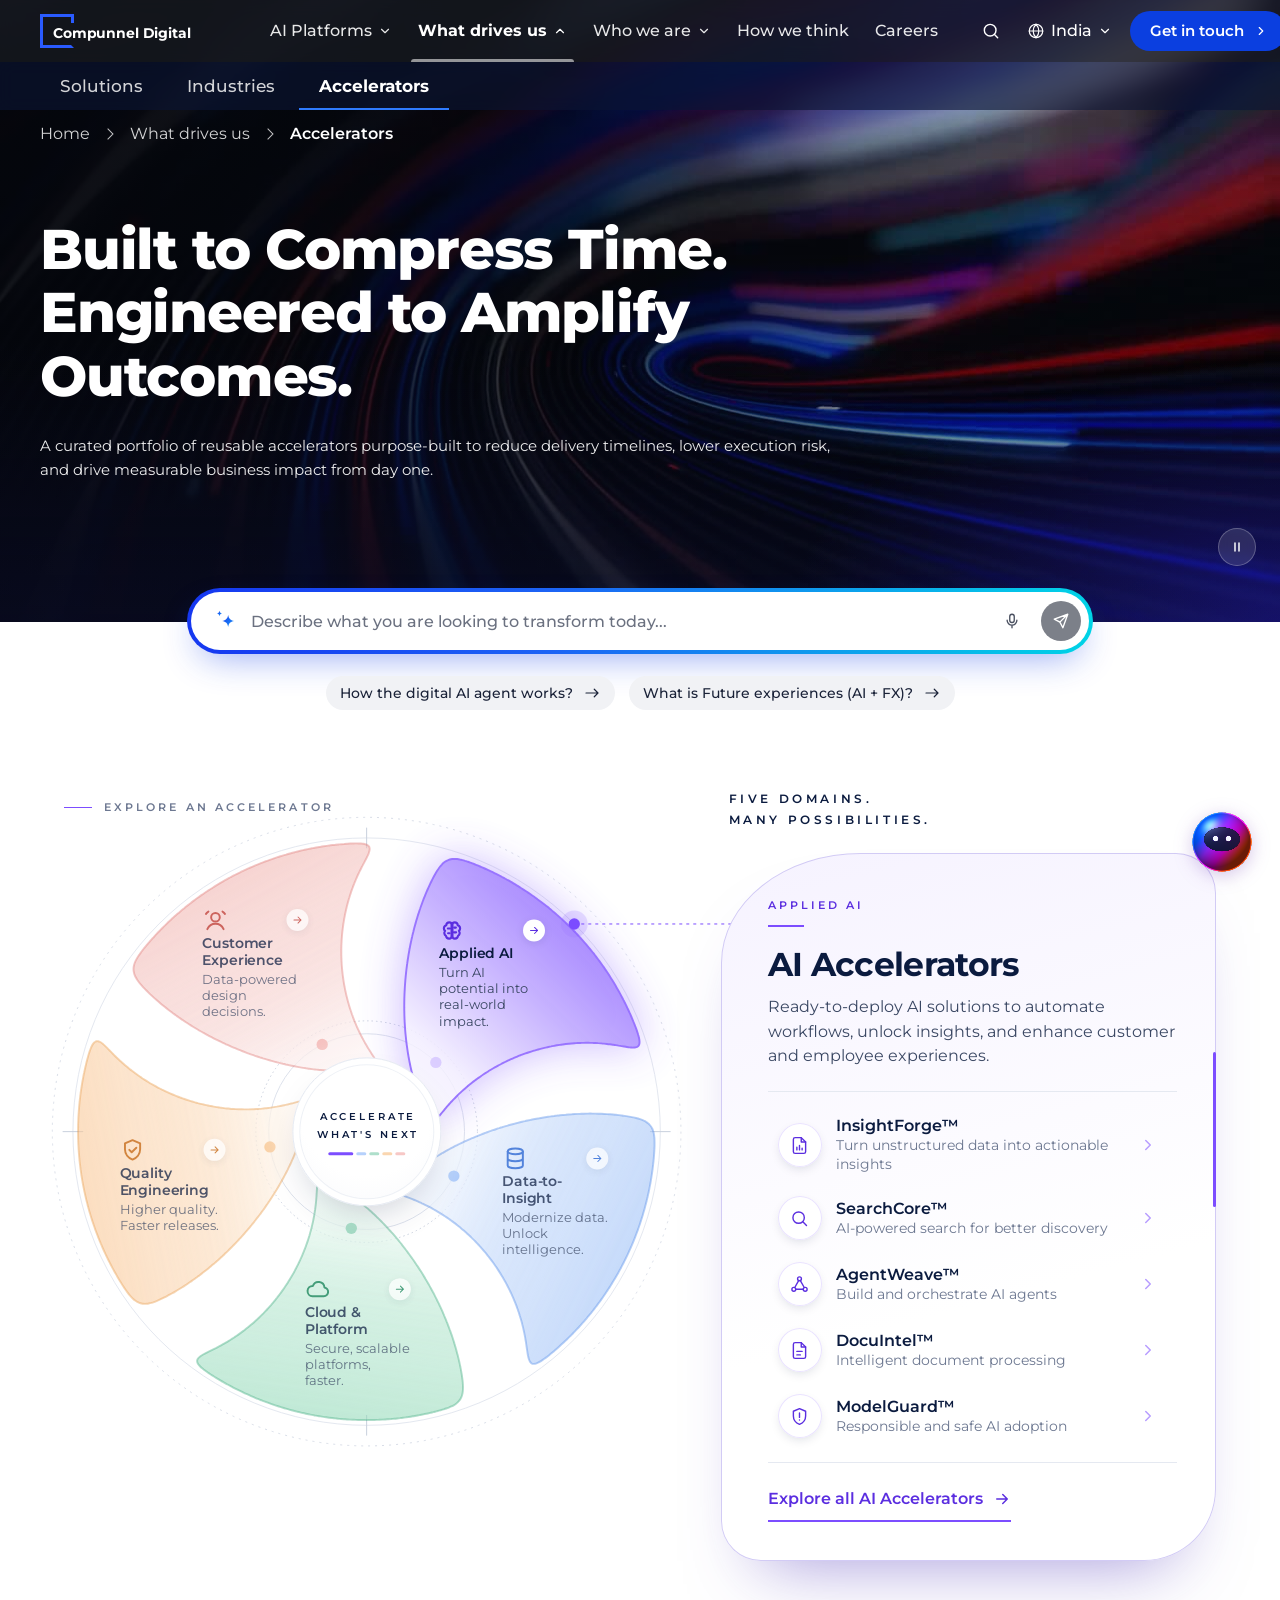
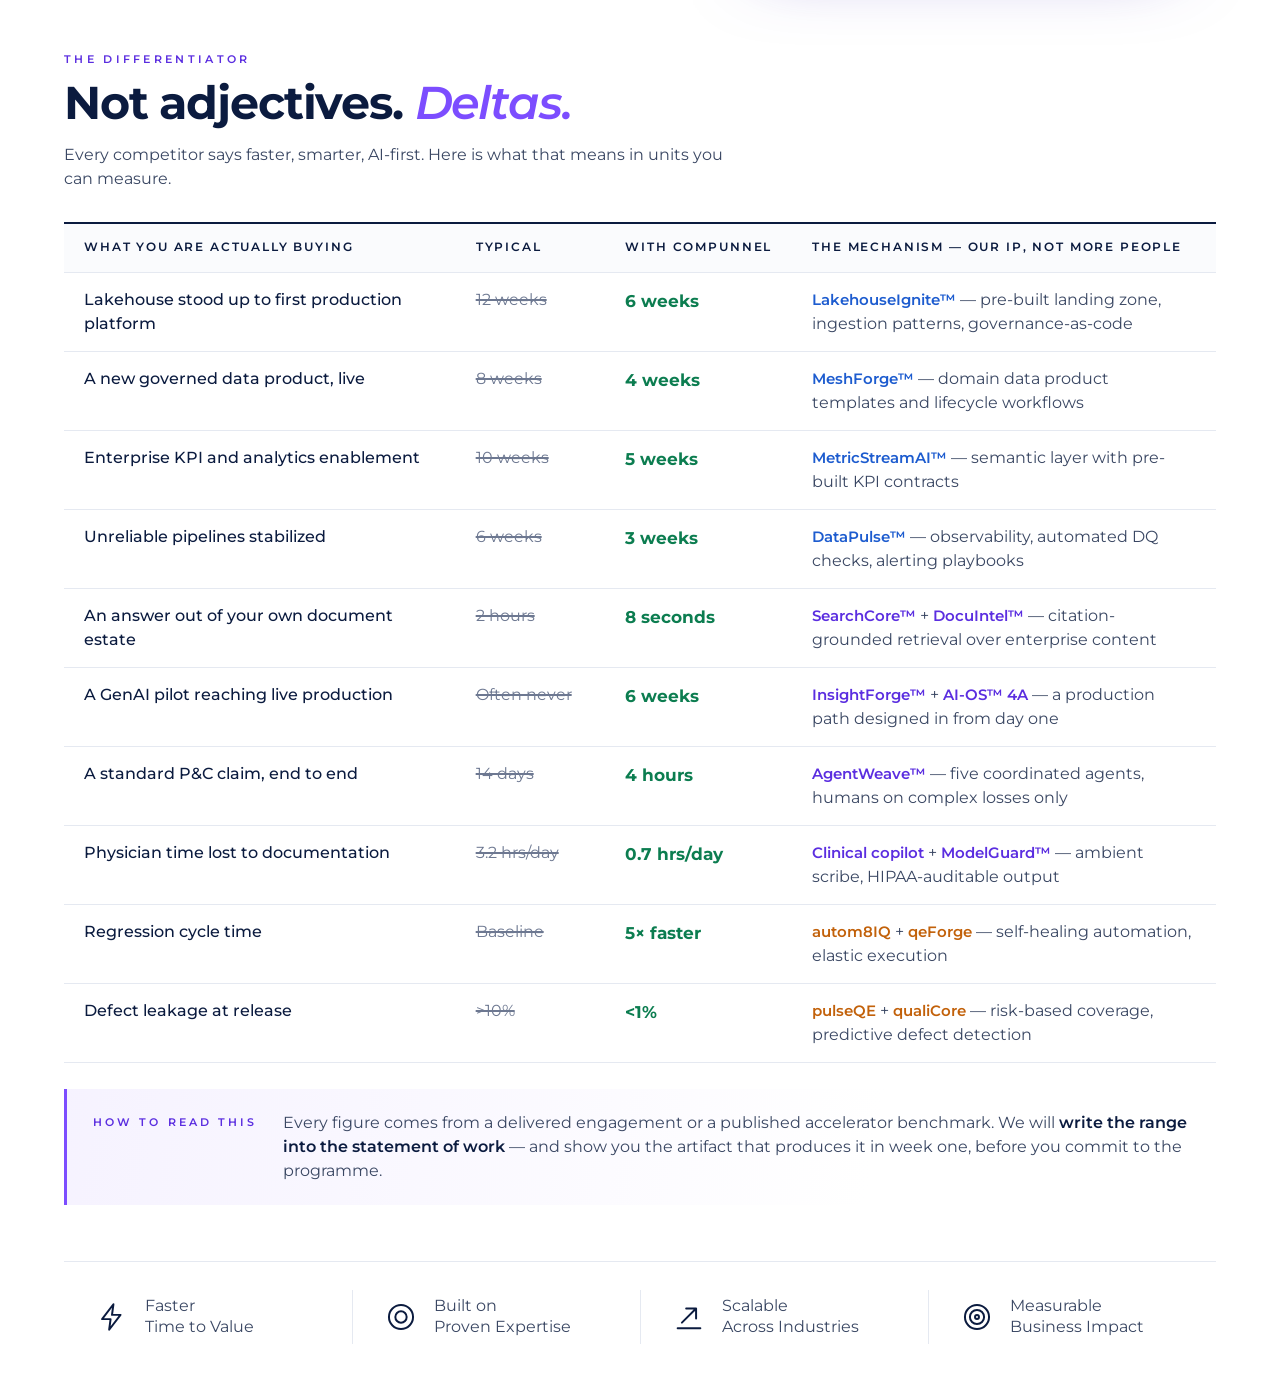
<file: index.html>
<!DOCTYPE html>
<html lang="en">
<head>
<meta charset="utf-8">
<meta name="viewport" content="width=device-width, initial-scale=1">
<title>Accelerators | Compunnel Digital</title>
<meta name="description" content="A curated portfolio of reusable accelerators purpose-built to reduce delivery timelines, lower execution risk, and drive measurable business impact.">
<link rel="preconnect" href="https://fonts.googleapis.com">
<link rel="preconnect" href="https://fonts.gstatic.com" crossorigin>
<link href="https://fonts.googleapis.com/css2?family=Montserrat:wght@400;500;600;700;800&display=swap" rel="stylesheet">
<link rel="stylesheet" href="css/accelerators.css">
<link rel="stylesheet" href="css/site.css">
</head>
<body>
<a class="sr-only" href="#accelerators">Skip to accelerators</a>
<header class="site-header">
  <div class="topbar">
    <div class="wrap">
      <a class="logo" href="#" aria-label="Compunnel Digital home"><span>Compunnel Digital</span></a>
      <nav class="main-nav" aria-label="Primary">
        <button type="button" aria-expanded="false">AI Platforms<svg viewBox="0 0 24 24"><path d="m6 9 6 6 6-6"/></svg></button>
        <button type="button" class="current" aria-expanded="true">What drives us<svg viewBox="0 0 24 24"><path d="m6 15 6-6 6 6"/></svg></button>
        <button type="button" aria-expanded="false">Who we are<svg viewBox="0 0 24 24"><path d="m6 9 6 6 6-6"/></svg></button>
        <a href="#">How we think</a>
        <a href="#">Careers</a>
      </nav>
      <div class="tools">
        <button class="icon-btn icon-search" type="button" aria-label="Search site" data-focus-search><svg viewBox="0 0 24 24"><circle cx="11" cy="11" r="7"/><path d="m20 20-3.5-3.5"/></svg></button>
        <button class="region" type="button" aria-label="Region: India"><svg viewBox="0 0 24 24"><circle cx="12" cy="12" r="9"/><path d="M3 12h18M12 3c2.5 2.6 3.8 5.6 3.8 9s-1.3 6.4-3.8 9c-2.5-2.6-3.8-5.6-3.8-9S9.5 5.6 12 3Z"/></svg>India<svg viewBox="0 0 24 24"><path d="m6 9 6 6 6-6"/></svg></button>
        <a class="btn-touch" href="#">Get in touch<svg viewBox="0 0 24 24"><path d="m9 6 6 6-6 6"/></svg></a>
        <button class="theme-btn" type="button" aria-label="Switch colour theme"><svg viewBox="0 0 24 24"><path d="M20 14.5A8 8 0 1 1 9.5 4a6.5 6.5 0 0 0 10.5 10.5Z"/></svg></button>
        <button class="icon-btn menu-btn" type="button" aria-label="Open menu" aria-expanded="false" aria-controls="drawer"><svg viewBox="0 0 24 24"><path d="M4 7h16M4 12h16M4 17h16"/></svg></button>
      </div>
    </div>
    <nav class="drawer" id="drawer" aria-label="Mobile">
      <a href="#">AI Platforms</a><a href="#">What drives us</a><a href="#">Who we are</a><a href="#">How we think</a><a href="#">Careers</a><a href="#">Get in touch</a>
    </nav>
  </div>
  <nav class="subnav" aria-label="What drives us">
    <div class="wrap">
      <a href="#">Solutions</a><a href="#">Industries</a><a href="#accelerators" aria-current="page">Accelerators</a>
    </div>
  </nav>
</header>

<section class="hero" aria-labelledby="heroTitle">
  <div class="hero-media" aria-hidden="true">
    <video class="hero-video" id="heroVideo" autoplay muted loop playsinline preload="auto" poster="media/hero-poster.jpg">
      <source src="media/hero.mp4" type="video/mp4">
    </video>
  </div>
  <button class="video-toggle" id="videoToggle" type="button" aria-label="Pause background video" aria-pressed="false"><svg viewBox="0 0 24 24" class="i-pause"><path d="M9 6v12M15 6v12"/></svg><svg viewBox="0 0 24 24" class="i-play"><path d="M8 5.5v13l10.5-6.5L8 5.5Z"/></svg></button>
  <div class="wrap">
    <nav class="crumbs" aria-label="Breadcrumb">
      <ol><li><a href="#">Home</a></li><li><a href="#">What drives us</a></li><li><span aria-current="page">Accelerators</span></li></ol>
    </nav>
    <h1 id="heroTitle">Built to Compress Time. Engineered to Amplify Outcomes.</h1>
    <p class="hero-lede">A curated portfolio of reusable accelerators purpose-built to reduce delivery timelines, lower execution risk, and drive measurable business impact from day one.</p>
  </div>
</section>

<div class="search-zone">
  <form class="ai-search" id="aiSearch" role="search" aria-label="Find an accelerator">
    <div class="ai-search-inner">
      <svg class="spark" viewBox="0 0 24 24" aria-hidden="true"><defs><linearGradient id="sparkG" x1="0" y1="0" x2="1" y2="1"><stop offset="0" stop-color="#1537F0"/><stop offset="1" stop-color="#1C9BF5"/></linearGradient></defs><path fill="url(#sparkG)" d="M14 6.5c.6 3.4 2.1 4.9 5.5 5.5-3.4.6-4.9 2.1-5.5 5.5-.6-3.4-2.1-4.9-5.5-5.5 3.4-.6 4.9-2.1 5.5-5.5Z"/><path fill="url(#sparkG)" d="M6 2.5c.3 1.6 1 2.3 2.5 2.5-1.5.3-2.2 1-2.5 2.5C5.7 6 5 5.3 3.5 5 5 4.8 5.7 4.1 6 2.5Z"/></svg>
      <label class="sr-only" for="aiQuery">Describe what you are looking to transform</label>
      <input id="aiQuery" type="search" autocomplete="off" placeholder="Describe what you are looking to transform today...">
      <button class="mic-btn" type="button" id="micBtn" aria-label="Search by voice" hidden><svg viewBox="0 0 24 24"><rect x="9" y="3" width="6" height="11" rx="3"/><path d="M5.5 11a6.5 6.5 0 0 0 13 0M12 17.5V21"/></svg></button>
      <button class="send-btn" type="submit" aria-label="Find accelerators"><svg viewBox="0 0 24 24"><path d="M21 3 10.5 13.5M21 3l-6.5 18-4-7.5L3 9.5 21 3Z"/></svg></button>
    </div>
  </form>
  <div class="chips">
    <button class="chip" type="button" data-q="How the digital AI agent works?">How the digital AI agent works?<svg viewBox="0 0 24 24"><path d="M4 12h16M15 7l5 5-5 5"/></svg></button>
    <button class="chip" type="button" data-q="What is Future experiences (AI + FX)?">What is Future experiences (AI + FX)?<svg viewBox="0 0 24 24"><path d="M4 12h16M15 7l5 5-5 5"/></svg></button>
  </div>
  <p class="search-result" id="searchResult" aria-live="polite"></p>
</div>

<main class="page" id="accelerators" tabindex="-1">
  <h2 class="sr-only">Accelerators</h2>

  <section class="experience" id="experience" aria-label="Accelerator explorer">
    <div class="stage-col">
      <p class="stage-hint" id="hint"><i aria-hidden="true"></i>EXPLORE AN ACCELERATOR</p>
      <div class="stage-wrap">
        <div class="stage" id="stage">
          <svg class="decor" viewBox="0 0 100 100" aria-hidden="true">
            <circle class="ring" cx="50" cy="50" r="57"/>
            <circle class="ring ring-2" cx="50" cy="50" r="61"/>
            <line class="tick" x1="50" y1="-9" x2="50" y2="-5"/><line class="tick" x1="109" y1="50" x2="105" y2="50"/>
            <line class="tick" x1="50" y1="109" x2="50" y2="105"/><line class="tick" x1="-9" y1="50" x2="-5" y2="50"/>
            <line class="connector" x1="90.3" y1="9.7" x2="125" y2="9.7"/>
            <circle class="marker-halo" cx="90.3" cy="9.7" r="2.6"/>
            <circle class="marker" cx="90.3" cy="9.7" r="1.1"/>
          </svg>

          <!-- rotating assembly: hub + four leaves -->
          <div class="propeller" id="propeller">
            <svg class="hub" viewBox="0 0 100 100" aria-hidden="true" id="hub"></svg>
            <div role="tablist" aria-label="Accelerator domains" aria-orientation="horizontal" id="tablist"></div>
          </div>

          <!-- fixed core: outside the propeller -->
          <div class="core" aria-hidden="true">
            <p>ACCELERATE<br>WHAT'S NEXT</p>
            <div class="core-bar" id="coreBar"></div>
          </div>
        </div>
      </div>
    </div>

    <div class="panel-col">
      <p class="panel-tag">FIVE DOMAINS.<br>MANY POSSIBILITIES.</p>
      <div class="panel" id="panel" role="tabpanel" tabindex="-1">
        <div class="panel-body" id="panelBody"></div>
      </div>
    </div>
  </section>

  <section class="deltas" aria-labelledby="deltasTitle">
    <p class="deltas-eyebrow">THE DIFFERENTIATOR</p>
    <h2 class="deltas-title" id="deltasTitle">Not adjectives. <em>Deltas.</em></h2>
    <p class="deltas-lede">Every competitor says faster, smarter, AI-first. Here is what that means in units you can measure.</p>
    <table class="delta-table">
      <caption>Typical delivery times compared with Compunnel accelerators</caption>
      <thead>
        <tr>
          <th scope="col">What you are actually buying</th>
          <th scope="col">Typical</th>
          <th scope="col">With Compunnel</th>
          <th scope="col">The mechanism — our IP, not more people</th>
        </tr>
      </thead>
      <tbody id="deltaRows"></tbody>
    </table>
    <dl class="delta-note">
      <dt>HOW TO READ THIS</dt>
      <dd>Every figure comes from a delivered engagement or a published accelerator benchmark. We will <b>write the range into the statement of work</b> — and show you the artifact that produces it in week one, before you commit to the programme.</dd>
    </dl>
  </section>

  <ul class="values" id="values"></ul>
</main>

<div class="bot-orb" id="botOrb">
  <span class="bot-tip" aria-hidden="true">Ask Compunnel AI</span>
  <button class="bot-btn" type="button" aria-label="Ask Compunnel AI: jump to the accelerator search"><canvas width="60" height="60" role="presentation"></canvas></button>
</div>

<dialog class="lightbox" id="lightbox" aria-labelledby="lbTitle">
  <div class="lb-inner">
    <div class="lb-bar">
      <div><h2 class="lb-title" id="lbTitle"></h2><p class="lb-desc" id="lbDesc"></p></div>
      <button class="lb-close" id="lbClose" type="button" aria-label="Close enlarged diagram"></button>
    </div>
    <img class="lb-img" id="lbImg" alt="" width="717" height="525">
  </div>
</dialog>

<script src="js/data.js"></script>
<script src="js/icons.js"></script>
<script src="js/config.js"></script>
<script src="js/render.js"></script>
<script src="js/animation.js"></script>
<script src="js/interaction.js"></script>
<script src="js/intro.js"></script>
<script src="js/site-search.js"></script>
<script src="js/deltas.js"></script>
<script src="js/hero-video.js"></script>
<script src="js/bot-orb.js"></script>
<script src="js/main.js"></script>
</body>
</html>
</file>
<file: css/accelerators.css>
/* ==========================================================
   5. RESPONSIVE STYLING / TOKENS
   ========================================================== */
:root{
  color-scheme: light;
  --navy:#0B1B3F;
  --ink:#3A4763;
  --muted:#6D7891;
  --line:#E5E9F1;
  --paper:#FFFFFF;
  --accent:#7C4DFF;
  --accent-deep:#5B2EE0;
  --accent-soft:#F1ECFF;
  --rot-dur:820ms;
  --intro-dur:2200ms;
  --rot-ease:cubic-bezier(.34,1.16,.5,1);
  --display:"Montserrat", "Segoe UI", system-ui, -apple-system, sans-serif;
  --body:"Montserrat", "Segoe UI", system-ui, -apple-system, sans-serif;
}
*{box-sizing:border-box}
html,body{margin:0;background:var(--paper);color:var(--ink)}
body{font-family:var(--body);font-size:16px;line-height:1.55;-webkit-font-smoothing:antialiased;overflow-x:hidden}
button{font:inherit;color:inherit;background:none;border:0;padding:0;cursor:pointer}
svg{display:block}
.sr-only{position:absolute;width:1px;height:1px;overflow:hidden;clip:rect(0 0 0 0);white-space:nowrap}

.page{max-width:1320px;margin:0 auto;padding:44px clamp(20px,5vw,72px) 56px}

/* ---------- Header ---------- */
.masthead{display:grid;grid-template-columns:1fr auto;gap:24px;align-items:start}
.brand{font-family:var(--display);font-weight:600;font-size:13px;letter-spacing:.34em;color:var(--navy);margin:0 0 6px}
.sec-title{font-family:var(--display);font-weight:700;color:var(--navy);font-size:clamp(34px,4.6vw,56px);line-height:1;letter-spacing:-.03em;margin:0 0 18px}
.lede{max-width:40ch;font-size:clamp(17px,1.6vw,20px);color:var(--ink);margin:0}
.story{display:flex;gap:14px;align-items:center;font-size:11px;letter-spacing:.28em;color:var(--navy);font-weight:600;padding-top:8px}
.story span[aria-hidden]{width:18px;height:1px;background:var(--muted);display:inline-block}
.story .on{position:relative}
.story .on::after{content:"";position:absolute;left:0;right:.28em;bottom:-10px;height:2px;background:var(--accent);transition:background .4s}

/* ---------- Experience grid ---------- */
.experience{display:grid;grid-template-columns:55fr 45fr;gap:clamp(24px,4vw,64px);align-items:start;margin-top:0}
.stage-col{position:relative;display:flex;flex-direction:column;align-items:center}
.stage-hint{align-self:flex-start;margin:0 0 4px;min-height:calc(1.8em * 2);display:flex;align-items:center;gap:12px;font-size:11px;font-weight:600;letter-spacing:.28em;color:var(--muted)}
.stage-hint i{display:inline-block;width:28px;height:1px;background:var(--accent);transition:background .4s}
.stage-wrap{width:100%;max-width:600px;padding:7%}

/* ---------- Stage ---------- */
.stage{position:relative;width:100%;aspect-ratio:1;container-type:inline-size}
.decor{position:absolute;inset:0;overflow:visible;pointer-events:none}
.decor .ring{fill:none;stroke:#E4E8F0;stroke-width:1;vector-effect:non-scaling-stroke}
.decor .ring-2{stroke-dasharray:2 5;stroke:#D9DEE8}
.decor .tick{stroke:#C9D0DD;stroke-width:1;vector-effect:non-scaling-stroke}
.decor .marker{fill:var(--accent);transition:fill .4s}
.decor .marker-halo{fill:var(--accent);opacity:.16;transition:fill .4s}
.decor .connector{stroke:var(--accent);stroke-width:1;stroke-dasharray:3 4;vector-effect:non-scaling-stroke;transition:stroke .4s}

/* rotating assembly: ONE transform */
.propeller{position:absolute;inset:0;transform:rotate(0deg);transition:transform var(--rot-dur) var(--rot-ease);will-change:transform}
.hub{position:absolute;inset:0;width:100%;height:100%;overflow:visible;pointer-events:none}
.hub circle.hub-ring{fill:#fff;stroke:#DDE2EC;stroke-width:1;vector-effect:non-scaling-stroke}
.hub circle.hub-dash{fill:none;stroke:#C9D0DD;stroke-width:1;stroke-dasharray:1.5 3;vector-effect:non-scaling-stroke}

.leaf-layer{position:absolute;inset:0;pointer-events:none}
.leaf{position:absolute;left:50%;top:0%;width:50%;height:50%;pointer-events:none;outline:none;
  transform-origin:0 100%;transform:scale(1);transition:transform .55s var(--rot-ease)}
/* every blade keeps the same size; the selected one is emphasised by
   colour, outline and glow only */
.leaf[aria-selected="true"]{transform:scale(1)}
.leaf svg.petal{position:absolute;inset:0;width:100%;height:100%;overflow:visible;opacity:.8;transition:filter .5s,opacity .5s}
.leaf .p-hit{pointer-events:visiblePainted}
.leaf .p-active{opacity:0;transition:opacity .5s}
.leaf .p-outline{fill:none;stroke:var(--c);stroke-opacity:.5;stroke-width:.75;vector-effect:non-scaling-stroke;shape-rendering:geometricPrecision;transition:stroke-opacity .4s}
.leaf[aria-selected="true"] .p-active{opacity:1}
.leaf[aria-selected="true"] .p-outline{stroke-opacity:.95}
.leaf[aria-selected="true"] svg.petal{filter:drop-shadow(0 0 22px var(--shadow))}
.leaf:not([aria-selected="true"]) svg.petal{filter:saturate(.88) opacity(.9)}
.leaf:not([aria-selected="true"]):hover .p-active{opacity:.38}
.leaf:focus-visible .p-outline{stroke:var(--navy);stroke-opacity:1;stroke-width:2}

.leaf-anchor{position:absolute;width:0;height:0}
.leaf-rot{position:absolute;left:0;top:0;width:max(20cqw,106px);pointer-events:auto;text-align:left;
  transform:translate(-50%,-50%) rotate(0deg);transition:transform var(--rot-dur) var(--rot-ease),opacity .45s;opacity:.72}
.leaf[aria-selected="true"] .leaf-rot{opacity:1}
.stage.no-anim .propeller,.stage.no-anim .leaf-rot{transition:none !important}
/* intro: one fast spin that decelerates into Applied AI */
.stage.intro .propeller,.stage.intro .leaf-rot{transition-duration:var(--intro-dur);transition-timing-function:cubic-bezier(.12,.72,.18,1)}
.stage.intro .leaf{transition-duration:var(--intro-dur)}
.stage.intro svg.petal{animation:spinblur var(--intro-dur) ease-out}
@keyframes spinblur{0%{filter:blur(1.2px) saturate(.8)}45%{filter:blur(.6px)}100%{filter:none}}
.leaf-top{display:flex;align-items:center;justify-content:space-between;gap:8px;margin-bottom:.4cqw}
.leaf-icon{display:block;width:26px;height:26px;flex:none;overflow:hidden;color:var(--deep);transition:transform .5s var(--rot-ease)}
.leaf[aria-selected="true"] .leaf-icon svg{stroke-width:2}
.leaf-icon svg{width:26px;height:26px;fill:none;stroke:currentColor;stroke-width:1.8;stroke-linecap:round;stroke-linejoin:round}
.leaf-name{display:block;font-family:var(--display);font-weight:600;color:var(--navy);font-size:clamp(14px,2.6cqw,16.5px);line-height:1.18;letter-spacing:-.012em}
.leaf-name .short{display:none}
.leaf-desc{display:block;font-size:clamp(12.5px,1.9cqw,13.5px);line-height:1.3;color:var(--ink);margin-top:.7cqw}
.leaf-go{display:grid;place-items:center;width:clamp(22px,4.2cqw,30px);height:clamp(22px,4.2cqw,30px);border-radius:50%;background:#fff;color:var(--deep);flex:none;box-shadow:0 2px 8px rgba(11,27,63,.1);transition:transform .3s}
.leaf-go svg{width:55%;height:55%;fill:none;stroke:currentColor;stroke-width:2;stroke-linecap:round;stroke-linejoin:round}
.leaf:hover .leaf-go{transform:translateX(3px)}

/* fixed core — NOT inside the propeller */
.core{position:absolute;left:50%;top:50%;width:29%;aspect-ratio:1;transform:translate(-50%,-50%);border-radius:50%;
  background:radial-gradient(circle at 50% 35%,#fff 55%,#F7F8FB);border:1px solid #E6EAF2;
  box-shadow:0 18px 40px -18px rgba(11,27,63,.28),inset 0 0 0 6px #fff,inset 0 0 0 7px #EEF1F6;
  display:grid;place-content:center;justify-items:center;text-align:center;z-index:2;pointer-events:none}
.core p{margin:0;font-family:var(--display);font-weight:600;color:var(--navy);font-size:clamp(8px,1.85cqw,13px);letter-spacing:.3em;line-height:1.9;padding-left:.3em}
.core-bar{display:flex;gap:3px;width:15cqw;margin-top:1.6cqw}
.core-bar span{height:3px;border-radius:2px;flex:1;opacity:.35;transition:flex .6s var(--rot-ease),opacity .4s}
.core-bar span.on{flex:2.6;opacity:1}

@container (max-width:430px){
  .leaf-desc{display:none}
  .leaf-name .full{display:none}
  .leaf-name .short{display:inline}
  .leaf-rot{width:max(27cqw,96px)}
  .leaf{width:48%;height:48%;top:2%}      /* bigger blades so the larger type still fits */
}

/* ---------- Panel ---------- */
.panel-col{position:relative}
.panel-tag{font-family:var(--display);font-size:12px;font-weight:600;letter-spacing:.3em;line-height:1.8;color:var(--navy);margin:0 0 22px 8px}
.panel{position:relative;padding:clamp(28px,3.4vw,48px) clamp(24px,3vw,44px) clamp(28px,3vw,40px) clamp(28px,3.6vw,52px);
  border-radius:140px 40px 72px 40px / 110px 40px 72px 40px;
  background:linear-gradient(165deg,color-mix(in srgb,var(--accent) 7%,#fff) 0%,#fff 62%);
  border:1px solid color-mix(in srgb,var(--accent) 20%,#E8EBF2);
  box-shadow:0 40px 70px -40px color-mix(in srgb,var(--accent) 35%,rgba(11,27,63,.3));
  min-height:640px;transition:border-color .5s,box-shadow .5s}
.panel::before{content:"";position:absolute;right:-1px;top:28%;width:3px;height:22%;border-radius:3px;background:var(--accent);transition:background .5s}
.panel-body{transition:opacity .22s ease,transform .22s ease}
.panel-body.leaving{opacity:0;transform:translateX(-10px)}
.panel-body.entering{opacity:0;transform:translateX(14px);transition:none}
.p-cat{font-size:11px;font-weight:600;letter-spacing:.28em;color:var(--accent-deep);margin:0}
.p-cat::after{content:"";display:block;width:36px;height:2px;background:var(--accent);margin-top:10px}
.p-title{font-family:var(--display);font-weight:700;color:var(--navy);font-size:clamp(26px,2.6vw,34px);letter-spacing:-.02em;line-height:1.15;margin:18px 0 12px}
.p-desc{margin:0 0 22px;max-width:44ch;color:var(--ink);font-size:clamp(15px,1.25vw,17px)}
.subs{list-style:none;margin:0;padding:14px 0;border-top:1px solid var(--line);border-bottom:1px solid var(--line)}
.subs li{animation:rise .45s both;animation-delay:var(--d,0ms)}
.acc-head{margin:0;font:inherit}
.acc-item{border-radius:16px 24px 16px 24px;transition:background .3s}
.acc-item.open{background:color-mix(in srgb,var(--accent) 6%,#fff);box-shadow:inset 0 0 0 1px color-mix(in srgb,var(--accent) 16%,transparent)}
.acc-item + .acc-item{margin-top:2px}
.sub-region{display:grid;grid-template-rows:0fr;transition:grid-template-rows .42s cubic-bezier(.3,.8,.3,1)}
.acc-item.open .sub-region{grid-template-rows:1fr}
.sub-region-inner{min-height:0;overflow:hidden;padding:0 10px}
.acc-item.open .sub-region-inner{padding-bottom:14px}
.sub-media{position:relative;margin:4px 0 0;border-radius:14px;overflow:hidden;background:#030811;aspect-ratio:717/525;box-shadow:0 18px 36px -22px rgba(3,8,17,.7)}
.sub-media img{display:block;width:100%;height:100%;object-fit:contain}
.expand-btn{position:absolute;top:10px;right:10px;width:36px;height:36px;border-radius:10px;display:grid;place-items:center;color:#fff;background:rgba(255,255,255,.12);border:1px solid rgba(255,255,255,.28);backdrop-filter:blur(6px);-webkit-backdrop-filter:blur(6px);transition:background .2s,transform .2s}
.expand-btn:hover{background:rgba(255,255,255,.24);transform:scale(1.06)}
.expand-btn:focus-visible{outline:2px solid #fff;outline-offset:2px}
.expand-btn svg{width:18px;height:18px;fill:none;stroke:currentColor;stroke-width:2;stroke-linecap:round;stroke-linejoin:round}
.sub-media--empty{display:grid;place-content:center;justify-items:center;gap:10px;background:repeating-linear-gradient(135deg,#F6F7FB 0 10px,#EFF1F6 10px 20px);color:var(--muted);font-size:14px;box-shadow:none;border:1px dashed #D5DAE4}
.sub-media--empty svg{width:28px;height:28px;fill:none;stroke:currentColor;stroke-width:1.5;stroke-linecap:round;stroke-linejoin:round}
.sub-link{display:inline-flex;align-items:center;gap:8px;margin-top:12px;font-size:14px;font-weight:600;color:var(--accent-deep);text-decoration:none}
.sub-link svg{width:16px;height:16px;fill:none;stroke:currentColor;stroke-width:2;stroke-linecap:round;stroke-linejoin:round;transition:transform .2s}
.sub-link:hover svg{transform:translateX(3px)}
.sub-link:focus-visible{outline:2px solid var(--accent);outline-offset:3px;border-radius:3px}
@keyframes rise{from{opacity:0;transform:translateY(6px)}to{opacity:1;transform:none}}
.sub{width:100%;display:grid;grid-template-columns:44px 1fr 28px;gap:14px;align-items:center;text-align:left;padding:10px 10px;border-radius:14px 22px 14px 22px;transition:transform .25s ease,background .25s}
.sub:hover,.sub:focus-visible{transform:translateX(5px);background:color-mix(in srgb,var(--accent) 7%,#fff)}
.sub[aria-expanded="true"],.sub[aria-expanded="true"]:hover{transform:none;background:transparent}
.sub:focus-visible{outline:2px solid var(--accent);outline-offset:1px}
.sub-icon{width:44px;height:44px;border-radius:50%;display:grid;place-items:center;background:#fff;color:var(--accent-deep);box-shadow:0 4px 12px -4px rgba(11,27,63,.18),inset 0 0 0 1px color-mix(in srgb,var(--accent) 16%,#fff)}
.sub-icon svg{width:21px;height:21px;fill:none;stroke:currentColor;stroke-width:1.6;stroke-linecap:round;stroke-linejoin:round}
.sub-name{display:block;font-family:var(--display);font-weight:600;font-size:15.5px;color:var(--navy);line-height:1.3}
.sub-desc{display:block;font-size:14px;color:var(--muted);line-height:1.35}
.sub-arrow{color:color-mix(in srgb,var(--accent) 55%,#fff);transition:color .25s,transform .25s}
.sub-arrow svg{width:18px;height:18px;fill:none;stroke:currentColor;stroke-width:2;stroke-linecap:round;stroke-linejoin:round}
.sub:hover .sub-arrow,.sub:focus-visible .sub-arrow{color:var(--accent-deep);transform:translateX(3px)}
.sub[aria-expanded="true"] .sub-arrow{color:var(--accent-deep);transform:rotate(90deg)}
.p-cta{display:inline-flex;align-items:center;gap:10px;margin-top:24px;font-weight:600;color:var(--accent-deep);text-decoration:none;padding-bottom:8px;border-bottom:2px solid var(--accent)}
.p-cta svg{width:18px;height:18px;fill:none;stroke:currentColor;stroke-width:2;stroke-linecap:round;stroke-linejoin:round;transition:transform .25s}
.p-cta:hover svg{transform:translateX(4px)}
.p-cta:focus-visible{outline:2px solid var(--accent);outline-offset:4px;border-radius:2px}

/* ---------- Value strip ---------- */
.values{list-style:none;margin:56px 0 0;padding:28px 0 0;border-top:1px solid var(--line);display:grid;grid-template-columns:repeat(4,1fr)}
.values li{display:flex;align-items:center;gap:16px;padding:6px clamp(12px,2.4vw,32px);color:var(--ink);font-size:16px;line-height:1.3}
.values li + li{border-left:1px solid var(--line)}
.values svg{width:34px;height:34px;flex:none;fill:none;stroke:var(--navy);stroke-width:1.4;stroke-linecap:round;stroke-linejoin:round}

/* ---------- Modal ---------- */
@keyframes pop{from{opacity:0;transform:translateY(10px) scale(.98)}to{opacity:1;transform:none}}

dialog.lightbox{border:0;padding:0;background:transparent;max-width:none;max-height:none;overflow:visible;color:#fff}
dialog.lightbox::backdrop{background:rgba(3,8,17,.86);backdrop-filter:blur(4px);-webkit-backdrop-filter:blur(4px)}
dialog.lightbox[open]{animation:pop .28s cubic-bezier(.3,1.2,.5,1)}
@keyframes pop{from{opacity:0;transform:translateY(10px) scale(.98)}to{opacity:1;transform:none}}
.lb-inner{width:min(92vw,1100px,calc((86vh - 64px) * 717 / 525));background:#030811;border-radius:20px;overflow:hidden;box-shadow:0 40px 100px -30px rgba(0,0,0,.8);border:1px solid rgba(255,255,255,.1)}
.lb-bar{display:flex;align-items:center;justify-content:space-between;gap:16px;padding:12px 12px 12px 22px;border-bottom:1px solid rgba(255,255,255,.08)}
.lb-title{margin:0;font-family:var(--display);font-size:17px;font-weight:700;color:#fff}
.lb-desc{margin:2px 0 0;font-size:13px;color:rgba(255,255,255,.66)}
.lb-close{width:40px;height:40px;border-radius:12px;display:grid;place-items:center;color:#fff;background:rgba(255,255,255,.08);flex:none}
.lb-close:hover{background:rgba(255,255,255,.18)}
.lb-close:focus-visible{outline:2px solid var(--accent);outline-offset:2px}
.lb-close svg{width:20px;height:20px;fill:none;stroke:currentColor;stroke-width:2;stroke-linecap:round}
.lb-img{display:block;width:100%;height:auto}
html.lb-open{overflow:hidden}
@media (max-width:1080px){ .panel{min-height:0} }
@media (max-width:960px){
  .experience{grid-template-columns:1fr}
  .decor .connector{display:none}
  .stage-wrap{max-width:560px}
  .panel{border-radius:90px 32px 56px 32px / 70px 32px 56px 32px}
  .values{grid-template-columns:repeat(2,1fr);row-gap:22px}
  .values li:nth-child(3){border-left:0}
}
@media (max-width:640px){
  .page{padding-top:28px}
  .masthead{grid-template-columns:1fr}
  .story{display:none}
  .stage-hint{align-self:center}
  .stage-wrap{padding:9% 6%}
  .values{grid-template-columns:1fr}
  .values li + li{border-left:0}
  .sub{grid-template-columns:40px 1fr 20px;gap:12px;padding:12px 6px}
  .sub-icon{width:40px;height:40px}
}
@media (prefers-reduced-motion:reduce){
  .propeller,.leaf-rot,.leaf,.leaf-icon,.core-bar span{transition:none !important}
  .subs li{animation:none}
  .sub-region{transition:none}
  dialog.lightbox[open]{animation:none}
  .panel-body{transition:opacity .15s}
  .panel-body.leaving,.panel-body.entering{transform:none}
  .stage.rm-flash .propeller{animation:rmflash .22s ease}
  @keyframes rmflash{from{opacity:.5}to{opacity:1}}
}
/* ---------- deltas table ---------- */
.deltas{margin-top:clamp(56px,7vw,96px)}
.deltas-eyebrow{margin:0 0 10px;font-family:var(--display);font-size:11px;font-weight:600;letter-spacing:.3em;color:var(--accent-deep);transition:color .4s}
.deltas-title{font-family:var(--display);font-weight:700;color:var(--navy);font-size:clamp(28px,3.6vw,46px);line-height:1.1;letter-spacing:-.025em;margin:0 0 14px}
.deltas-title em{font-style:italic;font-weight:600;color:var(--accent);transition:color .4s}
.deltas-lede{margin:0 0 30px;max-width:60ch;font-size:clamp(15px,1.25vw,17.5px);color:var(--ink)}
.delta-table{width:100%;border-collapse:collapse;font-size:15.5px}
.delta-table caption{position:absolute;width:1px;height:1px;overflow:hidden;clip:rect(0 0 0 0)}
.delta-table th,.delta-table td{text-align:left;padding:15px 20px;vertical-align:top;border-bottom:1px solid var(--line)}
.delta-table thead th{font-family:var(--display);font-size:11.5px;font-weight:600;letter-spacing:.16em;text-transform:uppercase;color:var(--navy);
  border-top:2px solid var(--navy);border-bottom:1px solid var(--line);white-space:nowrap;background:#FAFBFD}
.delta-table tbody th{font-weight:500;color:var(--navy);width:34%}
.delta-table tbody tr{transition:background .2s}
.delta-table tbody tr:hover{background:color-mix(in srgb,var(--accent) 5%,#fff)}
.delta-table td:nth-child(2){width:13%;white-space:nowrap}
.delta-table td:nth-child(3){width:15%;white-space:nowrap}
.delta-table s{color:var(--muted);text-decoration-thickness:1.5px}
.delta-ours{font-family:var(--display);font-weight:700;font-size:17px;color:#0C7D50}
.delta-mech b{font-family:var(--display);font-weight:600;font-size:15px}
.delta-detail{color:var(--ink)}
.delta-note{display:grid;grid-template-columns:auto 1fr;gap:26px;margin-top:26px;padding:22px 26px;border-radius:0 18px 18px 0;
  border-left:3px solid var(--accent);background:linear-gradient(100deg,color-mix(in srgb,var(--accent) 7%,#fff),#fff 70%);transition:border-color .4s}
.delta-note dt{font-family:var(--display);font-size:11px;font-weight:600;letter-spacing:.28em;color:var(--accent-deep);white-space:nowrap;padding-top:3px;transition:color .4s}
.delta-note dd{margin:0;color:var(--ink);font-size:15.5px}
.delta-note b{color:var(--navy);font-weight:600}
@media (max-width:820px){
  .delta-table,.delta-table tbody,.delta-table tr,.delta-table th,.delta-table td{display:block;width:auto}
  .delta-table thead{position:absolute;width:1px;height:1px;overflow:hidden;clip:rect(0 0 0 0)}
  .delta-table tbody tr{border:1px solid var(--line);border-radius:16px 22px 16px 22px;padding:16px 18px;margin-bottom:12px}
  .delta-table th,.delta-table td{border:0;padding:5px 0}
  .delta-table tbody th{width:auto;font-family:var(--display);font-weight:600;font-size:17px;margin-bottom:4px}
  .delta-table td:nth-child(2),.delta-table td:nth-child(3){width:auto}
  .delta-table td[data-label]::before{content:attr(data-label);display:block;font-size:10.5px;font-weight:600;letter-spacing:.2em;text-transform:uppercase;color:var(--muted);margin-bottom:2px}
  .delta-note{grid-template-columns:1fr;gap:10px;border-radius:0 14px 14px 0}
}
</file>
<file: css/site.css>
/* ==========================================================
   SITE CHROME: header, sub-nav, hero, AI search
   ========================================================== */
:root{
  --brand:#0B3FE0;
  --brand-2:#00D2E6;
  --hero-ink:#FFFFFF;
}
.wrap{max-width:1248px;margin:0 auto;padding:0 24px}
a{color:inherit}

/* ---------- header ---------- */
.site-header{position:absolute;inset:0 0 auto 0;z-index:30;color:#fff}
.topbar{background:rgba(24,26,32,.78);backdrop-filter:blur(10px);-webkit-backdrop-filter:blur(10px)}
.topbar .wrap{display:flex;align-items:center;height:62px;gap:24px}
.logo{display:flex;align-items:center;text-decoration:none;flex:none;position:relative;height:34px;padding-left:13px}
.logo::before{content:"";position:absolute;left:0;top:0;width:34px;height:34px;border:3px solid #2A5BFF;border-right-color:transparent;box-sizing:border-box}
.logo::after{content:"";position:absolute;left:31px;top:0;width:3px;height:9px;background:#2A5BFF}
.logo span{position:relative;font-weight:700;font-size:14px;letter-spacing:-.01em;margin-top:6px}
.main-nav{display:flex;gap:4px;margin-left:44px;height:100%}
.main-nav a,.main-nav button{display:flex;align-items:center;gap:6px;height:100%;padding:0 11px;font-size:15.5px;font-weight:500;text-decoration:none;color:rgba(255,255,255,.9);position:relative;white-space:nowrap}
.main-nav a:hover,.main-nav button:hover{color:#fff}
.main-nav .current{font-weight:700;color:#fff}
.main-nav .current::after{content:"";position:absolute;left:4px;right:4px;bottom:0;height:3px;border-radius:3px 3px 0 0;background:rgba(255,255,255,.55)}
.main-nav svg,.tools svg{width:14px;height:14px;fill:none;stroke:currentColor;stroke-width:2;stroke-linecap:round;stroke-linejoin:round}
.tools{margin-left:auto;display:flex;align-items:center;gap:18px}
.icon-btn{width:36px;height:36px;display:grid;place-items:center;border-radius:50%;color:#fff}
.icon-btn svg{width:20px;height:20px;stroke-width:1.7}
.icon-btn:hover{background:rgba(255,255,255,.1)}
.region{display:flex;align-items:center;gap:6px;font-size:15.5px;font-weight:500;color:#fff}
.region svg:first-child{width:18px;height:18px;stroke-width:1.6}
.btn-touch{display:inline-flex;align-items:center;gap:10px;background:var(--brand);color:#fff;text-decoration:none;font-weight:600;font-size:14.5px;padding:9px 18px 9px 20px;border-radius:999px;white-space:nowrap}
.btn-touch:hover{background:#1A4DF5}
.theme-btn{width:36px;height:36px;border-radius:50%;background:#fff;color:var(--brand);display:grid;place-items:center}
.theme-btn svg{width:18px;height:18px;fill:none;stroke:currentColor;stroke-width:2}
.menu-btn{display:none}
.site-header :focus-visible{outline:2px solid #7FB0FF;outline-offset:2px;border-radius:6px}

.subnav{background:rgba(12,22,52,.62);backdrop-filter:blur(8px);-webkit-backdrop-filter:blur(8px)}
.subnav .wrap{display:flex;height:48px;gap:4px}
.subnav a{display:flex;align-items:center;padding:0 20px;font-size:17px;font-weight:500;color:rgba(255,255,255,.82);text-decoration:none;position:relative}
.subnav a:hover{color:#fff}
.subnav a[aria-current]{color:#fff;font-weight:700}
.subnav a[aria-current]::after{content:"";position:absolute;left:0;right:0;bottom:0;height:2px;background:#2F7BFF}

/* ---------- mobile drawer ---------- */
.drawer{display:none}
@media (max-width:1100px){
  .main-nav,.region,.tools .icon-search{display:none}
  .menu-btn{display:grid}
  .drawer{position:absolute;top:62px;left:0;right:0;background:#0E1426;padding:12px 24px 24px;border-top:1px solid rgba(255,255,255,.08)}
  .drawer.open{display:block}
  .drawer a{display:block;padding:14px 0;color:#fff;text-decoration:none;font-weight:500;border-bottom:1px solid rgba(255,255,255,.08)}
}
@media (max-width:560px){
  .btn-touch{display:none}
  .subnav a{padding:0 12px;font-size:15px}
  .subnav .wrap{overflow-x:auto}
}

/* ---------- hero ---------- */
.hero{position:relative;overflow:hidden;color:var(--hero-ink);min-height:620px;
  background:
    radial-gradient(60% 70% at 100% 100%,rgba(48,36,190,.85),transparent 70%),
    radial-gradient(45% 55% at 70% 95%,rgba(20,40,160,.6),transparent 70%),
    linear-gradient(112deg,#06080E 0%,#0B111C 38%,#101A33 62%,#16186A 100%)}
.hero-media{position:absolute;inset:0;pointer-events:none;background:#06080E}
.hero-video{width:100%;height:100%;object-fit:cover;object-position:62% 50%;display:block}
.video-toggle{position:absolute;right:24px;bottom:56px;z-index:3;width:38px;height:38px;border-radius:50%;display:grid;place-items:center;color:#fff;background:rgba(255,255,255,.12);border:1px solid rgba(255,255,255,.25);backdrop-filter:blur(6px)}
.video-toggle:hover{background:rgba(255,255,255,.22)}
.video-toggle:focus-visible{outline:2px solid #7FB0FF;outline-offset:2px}
.video-toggle svg{width:16px;height:16px;fill:none;stroke:currentColor;stroke-width:2.2;stroke-linecap:round;stroke-linejoin:round}
.video-toggle .i-play{display:none;fill:currentColor;stroke-width:1.2}
.video-toggle[aria-pressed="true"] .i-play{display:block}
.video-toggle[aria-pressed="true"] .i-pause{display:none}
.hero::after{content:"";position:absolute;inset:0;pointer-events:none;background:radial-gradient(55% 60% at 100% 100%,rgba(40,30,200,.45),transparent 70%),linear-gradient(0deg,rgba(10,12,40,.6) 0%,rgba(10,12,40,0) 45%),linear-gradient(90deg,rgba(4,6,12,.94) 0%,rgba(4,6,12,.78) 40%,rgba(4,6,12,.3) 76%)}
.hero .wrap{position:relative;z-index:2;padding-top:122px;padding-bottom:140px}
.crumbs ol{list-style:none;display:flex;flex-wrap:wrap;align-items:center;gap:14px;margin:0;padding:0;font-size:15.5px}
.crumbs a{color:rgba(255,255,255,.82);text-decoration:none}
.crumbs a:hover{color:#fff;text-decoration:underline}
.crumbs li{display:flex;align-items:center;gap:14px}
.crumbs li+li::before{content:"";width:7px;height:7px;border-right:1.6px solid rgba(255,255,255,.75);border-top:1.6px solid rgba(255,255,255,.75);transform:rotate(45deg);margin-right:4px}
.crumbs [aria-current]{font-weight:600;color:#fff}
.hero h1{font-family:"Montserrat",system-ui,sans-serif;font-weight:800;font-size:clamp(34px,4.35vw,60px);line-height:1.14;letter-spacing:-.022em;margin:72px 0 26px;max-width:15.5em;color:#fff}
.hero-lede{margin:0;max-width:52em;font-size:clamp(15px,1.2vw,17.5px);line-height:1.55;color:rgba(255,255,255,.92)}

/* ---------- AI search ---------- */
.search-zone{position:relative;z-index:5;margin-top:-34px;padding:0 20px}
.ai-search{max-width:906px;margin:0 auto;padding:4px;border-radius:999px;
  background:linear-gradient(90deg,#1537F0 0%,#1C63F5 40%,#00D3E6 100%);
  box-shadow:0 14px 36px -12px rgba(16,60,230,.45)}
.ai-search-inner{display:flex;align-items:center;gap:10px;background:#fff;border-radius:999px;height:58px;padding:0 8px 0 22px}
.ai-search .spark{width:26px;height:26px;flex:none}
.ai-search input{flex:1;min-width:0;border:0;outline:0;background:transparent;font:500 16px/1 "Montserrat",system-ui,sans-serif;color:#1A2238}
.ai-search input::placeholder{color:#6B7180;font-weight:500}
.ai-search:focus-within{box-shadow:0 0 0 4px rgba(28,99,245,.18),0 14px 36px -12px rgba(16,60,230,.45)}
.mic-btn{width:38px;height:38px;border-radius:50%;display:grid;place-items:center;color:#4A5060}
.mic-btn:hover{background:#F1F3F7}
.mic-btn.listening{color:#E0312B;background:#FDECEC}
.mic-btn svg,.send-btn svg{width:18px;height:18px;fill:none;stroke:currentColor;stroke-width:1.8;stroke-linecap:round;stroke-linejoin:round}
.send-btn{width:40px;height:40px;border-radius:50%;display:grid;place-items:center;background:#7C8089;color:#fff;transition:background .2s}
.ai-search.has-text .send-btn{background:var(--brand)}
.mic-btn:focus-visible,.send-btn:focus-visible{outline:2px solid var(--brand);outline-offset:2px}
.chips{display:flex;flex-wrap:wrap;justify-content:center;gap:14px;margin:22px auto 0;max-width:906px}
.chip{display:inline-flex;align-items:center;gap:10px;background:#F1F2F5;border-radius:999px;padding:8px 14px;font:500 13.5px/1.2 "Montserrat",system-ui,sans-serif;color:#1A2238;transition:background .2s}
.chip:hover{background:#E6E9F0}
.chip:focus-visible{outline:2px solid var(--brand);outline-offset:2px}
.chip svg{width:18px;height:18px;fill:none;stroke:currentColor;stroke-width:1.6;stroke-linecap:round;stroke-linejoin:round}
.search-result{max-width:906px;margin:16px auto 0;text-align:center;font-size:14.5px;color:#3A4763;min-height:1.5em}
.search-result b{color:var(--accent-deep)}

@media (max-width:640px){
  .hero{min-height:0}
  .hero .wrap{padding-top:130px;padding-bottom:110px}
  .hero h1{margin-top:40px}
  .crumbs ol,.crumbs li{gap:8px;font-size:14px}
  .crumbs li+li::before{width:6px;height:6px;margin-right:2px}
  .ai-search input::placeholder{font-size:14px}
  .hero-video{object-position:70% 50%}
  .video-toggle{bottom:48px;right:16px}
  .ai-search-inner{height:54px;padding-left:16px}
  .ai-search input{font-size:15px}
}


/* section sits below the search on this page */
.page{padding-top:40px}
/* ---------- bot orb (bottom right) ---------- */
.bot-orb{position:fixed;right:clamp(16px,2.2vw,32px);bottom:clamp(16px,2.2vw,32px);z-index:40;display:flex;align-items:center;gap:10px}
.bot-orb .bot-tip{order:-1;background:#0B1B3F;color:#fff;font:600 12.5px/1 "Montserrat",system-ui,sans-serif;padding:9px 13px;border-radius:999px;white-space:nowrap;opacity:0;transform:translateX(6px);transition:opacity .25s,transform .25s;pointer-events:none;box-shadow:0 8px 20px -10px rgba(11,27,63,.5)}
.bot-orb:hover .bot-tip,.bot-orb:focus-within .bot-tip{opacity:1;transform:none}
.bot-btn{display:block;width:60px;height:60px;border-radius:50%;padding:0;line-height:0;-webkit-tap-highlight-color:transparent}
.bot-btn canvas{width:60px;height:60px;display:block;border-radius:50%;
  filter:drop-shadow(0 4px 9px rgba(96,40,170,.26));
  animation:botFloat 5.5s ease-in-out infinite;transition:transform .3s}
.bot-btn:hover canvas{transform:scale(1.06)}
.bot-btn:focus-visible{outline:2px solid #7C4DFF;outline-offset:4px;border-radius:50%}
@keyframes botFloat{0%,100%{translate:0 0}50%{translate:0 -4px}}
@media (prefers-reduced-motion:reduce){ .bot-btn canvas{animation:none} }
</file>
